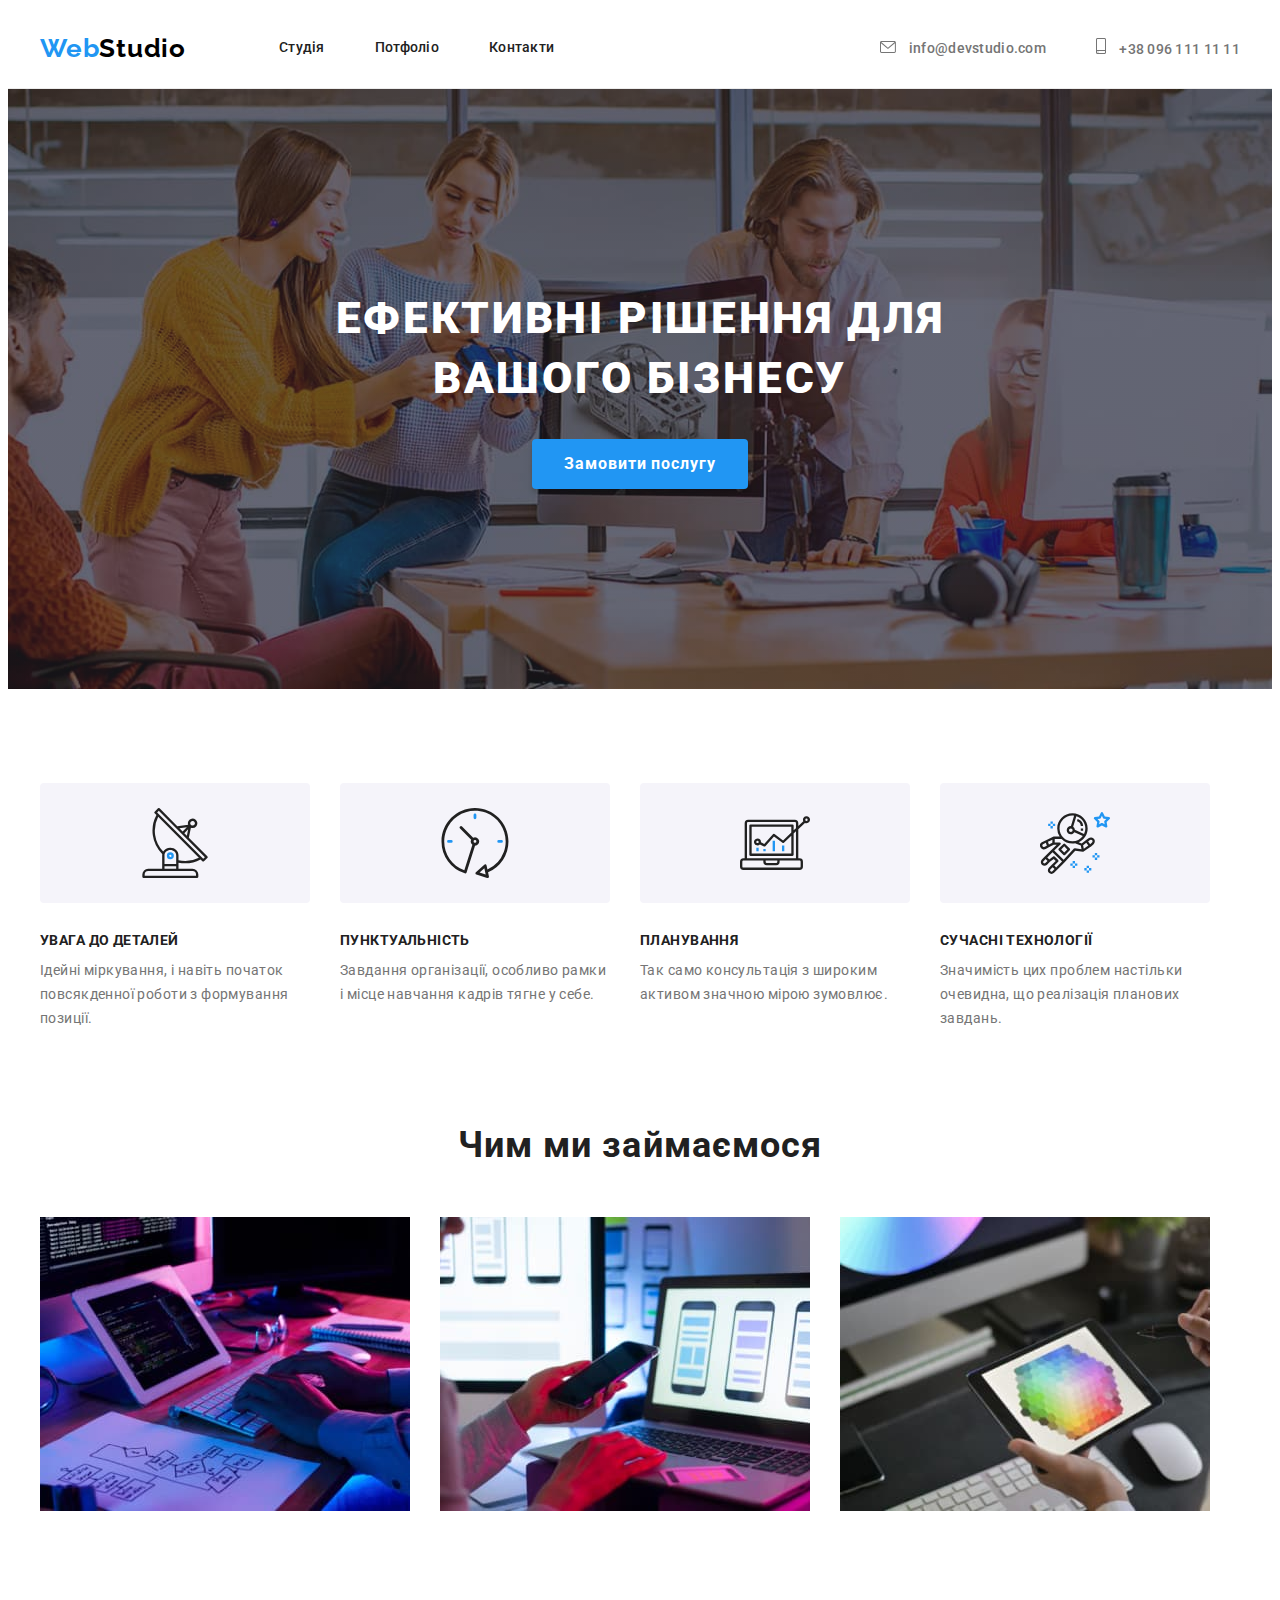
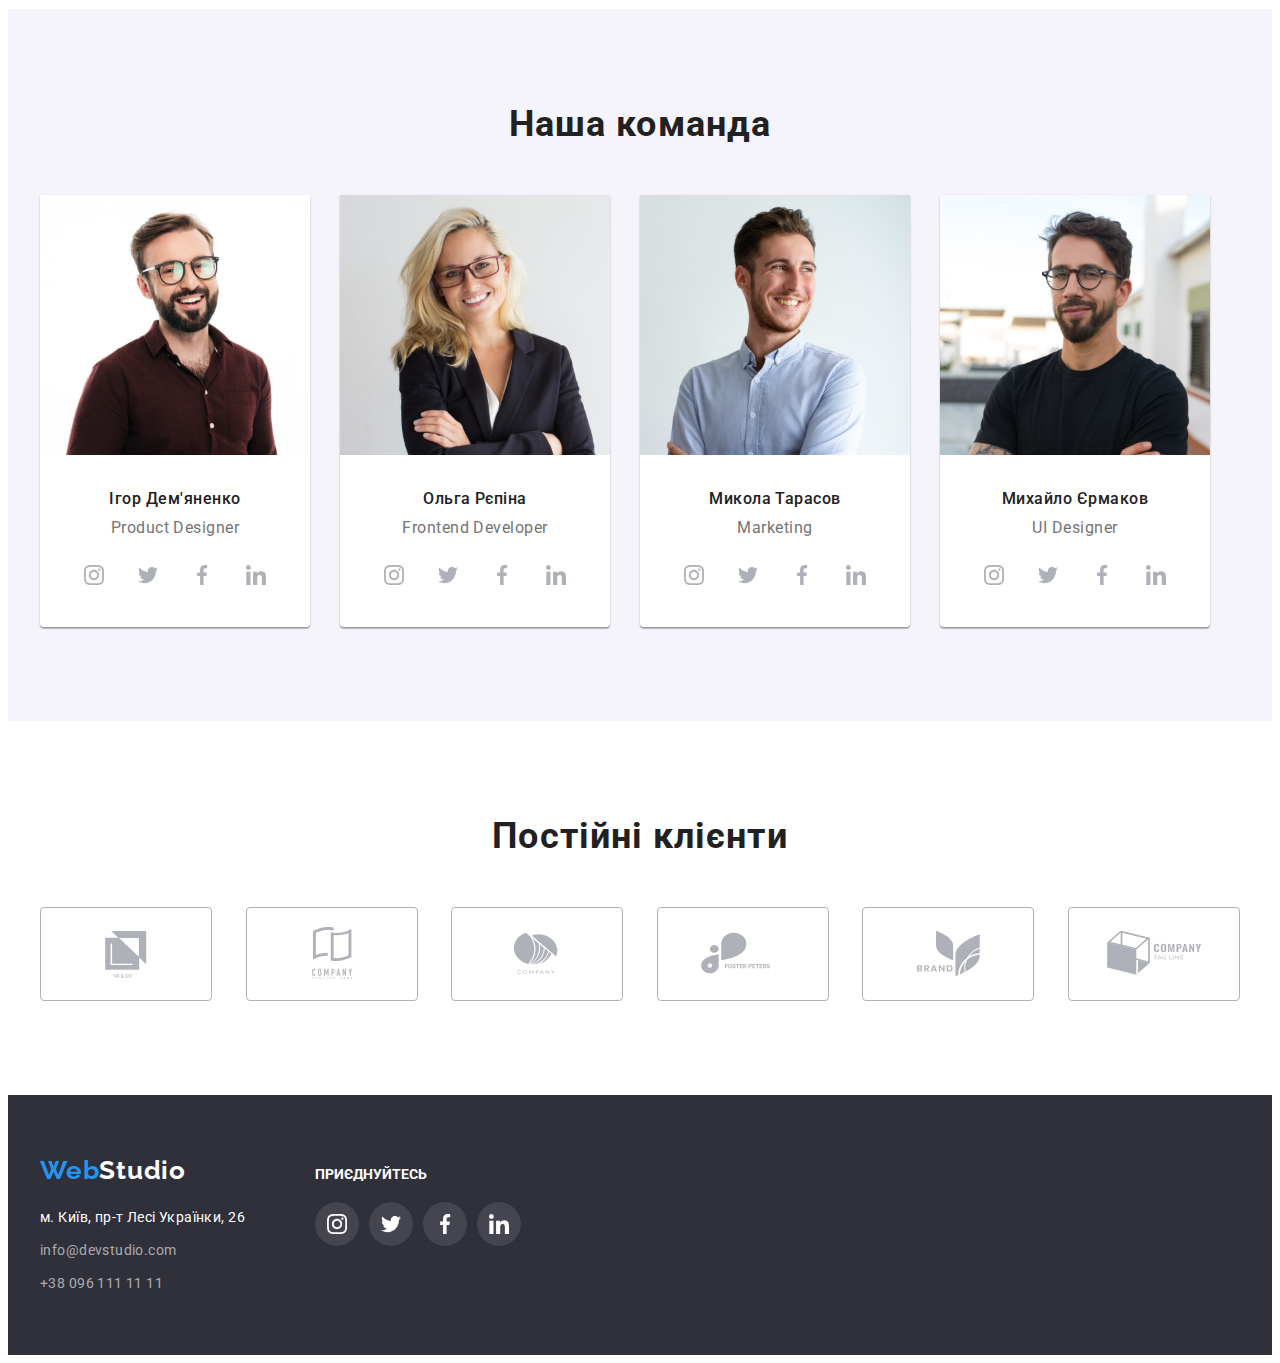
<file: index.html>
<!DOCTYPE html>
<html lang="uk">
  <head>
    <meta charset="UTF-8" />
    <meta http-equiv="X-UA-Compatible" content="IE=edge" />
    <meta name="viewport" content="width=device-width, initial-scale=1.0" />
    <title>WebStudio</title>
    <link rel="preconnect" href="https://fonts.googleapis.com" />
    <link rel="preconnect" href="https://fonts.gstatic.com" crossorigin />
    <link
      href="https://fonts.googleapis.com/css2?family=Raleway:wght@700&family=Roboto:wght@400;500;700;900&display=swap"
      rel="stylesheet"
    />
    <link
      rel="stylesheet"
      href="https://cdnjs.cloudflare.com/ajax/libs/modern-normalize/1.1.0/modern-normalize.min.css"
      integrity="sha512-wpPYUAdjBVSE4KJnH1VR1HeZfpl1ub8YT/NKx4PuQ5NmX2tKuGu6U/JRp5y+Y8XG2tV+wKQpNHVUX03MfMFn9Q=="
      crossorigin="anonymous"
      referrerpolicy="no-referrer"
    />
    <link rel="stylesheet" href="./css/styles.css" />
  </head>
  <body>
    <!--Шапка-->
    <header class="header">
      <div class="header-content container">
        <nav class="header-nav">
          <a lang="en" class="header-logo link" href="./index.html"
            >Web<span class="header-studio">Studio</span>
          </a>
          <ul class="header-list list">
            <li class="header-item">
              <a class="header-link link" href="">Студія</a>
            </li>
            <li class="header-item">
              <a class="header-link link" href="./portfolio.html">Потфоліо</a>
            </li>
            <li class="header-item">
              <a class="header-link link" href="">Контакти</a>
            </li>
          </ul>
        </nav>
        <ul class="header-contacts-list list">
          <li class="header-contacts-item">
            <a class="header-contacts link" href="mailto:info@devstudio.com">
              <svg class="header-svg-mail">
                <use href="./img/sprite-header.svg#icon-header-mail"></use>
              </svg>
              info@devstudio.com</a
            >
          </li>
          <li class="header-contacts-item">
            <a class="header-contacts link" href="tel.+380961111111">
              <svg class="header-svg-phone">
                <use href="./img/sprite-header.svg#icon-header-phone"></use>
              </svg>
              +38 096 111 11 11</a
            >
          </li>
        </ul>
      </div>
    </header>
    <main>
      <!--Розділ Hero-->
      <section class="hero">
        <div class="hero-content container">
          <h1 class="hero-title">Ефективні рішення для вашого бізнесу</h1>
          <button class="hero-btn" type="button">Замовити послугу</button>
        </div>
      </section>

      <!--Наші переваги-->
      <section class="advantages">
        <div class="advantages-content container">
          <h2 class="advantages-title visually-hidden">Наші переваги</h2>
          <ul class="advantages-list list">
            <li class="advantages-item">
              <ul class="advantages-icon-list list">
                <li class="advantages-icon">
                  <svg class="advantages-svg">
                    <use href="./img/sprite-advantages.svg#icon-antenna"></use>
                  </svg>
                </li>
                <li class="advantages-icon-item">
                  <h3 class="advantages-subtitle">УВАГА ДО ДЕТАЛЕЙ</h3>
                </li>
                <li class="advantages-icon-item">
                  <p class="advantages-text">
                    Ідейні міркування, і навіть початок повсякденної роботи з
                    формування позиції.
                  </p>
                </li>
              </ul>
            </li>
            <li class="advantages-item">
              <ul class="advantages-icon-list list">
                <li class="advantages-icon">
                  <svg class="advantages-svg">
                    <use href="./img/sprite-advantages.svg#icon-clock"></use>
                  </svg>
                </li>
                <li class="advantages-icon-item">
                  <h3 class="advantages-subtitle">ПУНКТУАЛЬНІСТЬ</h3>
                </li>
                <li class="advantages-icon-item">
                  <p class="advantages-text">
                    Завдання організації, особливо рамки і місце навчання кадрів
                    тягне у себе.
                  </p>
                </li>
              </ul>
            </li>
            <li class="advantages-item">
              <ul class="advantages-icon-list list">
                <li class="advantages-icon">
                  <svg class="advantages-svg">
                    <use href="./img/sprite-advantages.svg#icon-diagram"></use>
                  </svg>
                </li>
                <li class="advantages-icon-item">
                  <h3 class="advantages-subtitle">ПЛАНУВАННЯ</h3>
                </li>
                <li class="advantages-icon-item">
                  <p class="advantages-text">
                    Так само консультація з широким активом значною мірою
                    зумовлює.
                  </p>
                </li>
              </ul>
            </li>
            <li class="advantages-item">
              <ul class="advantages-icon-list list">
                <li class="advantages-icon">
                  <svg class="advantages-svg">
                    <use
                      href="./img/sprite-advantages.svg#icon-astronaut"
                    ></use>
                  </svg>
                </li>
                <li class="advantages-icon-item">
                  <h3 class="advantages-subtitle">СУЧАСНІ ТЕХНОЛОГІЇ</h3>
                </li>
                <li class="advantages-icon-item">
                  <p class="advantages-text">
                    Значимість цих проблем настільки очевидна, що реалізація
                    планових завдань.
                  </p>
                </li>
              </ul>
            </li>
          </ul>
        </div>
      </section>

      <!--Чим ми займаємося-->
      <section class="work">
        <div class="work-content container">
          <h2 class="work-title">Чим ми займаємося</h2>
          <ul class="work-list list">
            <li class="work-item">
              <a href=""
                ><img
                  src="./img/icon1.jpg"
                  alt="Робота за комп'ютером"
                  width="370"
              /></a>
            </li>
            <li class="work-item">
              <a href=""></a
              ><img
                src="./img/icon2.jpg"
                alt="Робота за ноутбуком"
                width="370"
              />
            </li>
            <li class="work-item">
              <a href=""
                ><img
                  src="./img/icon3.jpg"
                  alt="Робота за планшетом"
                  width="370"
              /></a>
            </li>
          </ul>
        </div>
      </section>
      <!--Наша Команда-->
      <section class="team">
        <div class="team-content container">
          <h2 class="team-title">Наша команда</h2>
          <ul class="team-list list">
            <li class="team-item">
              <img
                src="./img/Ihor-Demyanenko.jpg"
                alt="Ігор Дем'яненко"
                width="270"
              />
              <div class="team-list-text">
                <h3 class="team-name">Ігор Дем'яненко</h3>
                <p lang="en" class="team-specialist">Product Designer</p>
                <ul class="team-icon-list list">
                  <li class="team-icon-item">
                    <a
                      class="team-icon-link link"
                      href="https://www.instagram.com"
                      target="_blank"
                      rel="noopener noreferrer"
                    >
                      <svg class="team-icon">
                        <use href="./img/sprite-team.svg#icon-instagram"></use>
                      </svg>
                    </a>
                  </li>
                  <li class="team-icon-item">
                    <a
                      class="team-icon-link link"
                      href="https://twitter.com"
                      target="_blank"
                      rel="noopener noreferrer"
                      ><svg class="team-icon">
                        <use
                          href="./img/sprite-team.svg#icon-twitter"
                        ></use></svg
                    ></a>
                  </li>
                  <li class="team-icon-item">
                    <a
                      class="team-icon-link link"
                      href="https://uk-ua.facebook.com"
                      target="_blank"
                      rel="noopener noreferrer"
                    >
                      <svg class="team-icon">
                        <use href="./img/sprite-team.svg#icon-facebook"></use>
                      </svg>
                    </a>
                  </li>
                  <li class="team-icon-item">
                    <a
                      class="team-icon-link link"
                      href="https://www.linkedin.com"
                      target="_blank"
                      rel="noopener noreferrer"
                      ><svg class="team-icon">
                        <use href="./img/sprite-team.svg#icon-linkedin"></use>
                      </svg>
                    </a>
                  </li>
                </ul>
              </div>
            </li>
            <li class="team-item">
              <img src="./img/Olha-Repina.jpg" alt="Ольга Рєпіна" width="270" />
              <div class="team-list-text">
                <h3 class="team-name">Ольга Рєпіна</h3>
                <p lang="en" class="team-specialist">Frontend Developer</p>
                <ul class="team-icon-list list">
                  <li class="team-icon-item">
                    <a
                      class="team-icon-link link"
                      href="https://www.instagram.com/"
                      target="_blank"
                      rel="noopener noreferrer"
                    >
                      <svg class="team-icon">
                        <use href="./img/sprite-team.svg#icon-instagram"></use>
                      </svg>
                    </a>
                  </li>
                  <li class="team-icon-item">
                    <a
                      class="team-icon-link link"
                      href="https://twitter.com"
                      target=" _blank"
                      rel="noopener noreferrer"
                      ><svg class="team-icon">
                        <use
                          href="./img/sprite-team.svg#icon-twitter"
                        ></use></svg
                    ></a>
                  </li>
                  <li class="team-icon-item">
                    <a
                      class="team-icon-link link"
                      href="https://uk-ua.facebook.com"
                      target=" _blank"
                      rel="noopener noreferrer"
                    >
                      <svg class="team-icon">
                        <use href="./img/sprite-team.svg#icon-facebook"></use>
                      </svg>
                    </a>
                  </li>
                  <li class="team-icon-item">
                    <a
                      class="team-icon-link link"
                      href="https://www.linkedin.com"
                      target=" _blank"
                      rel="noopener noreferrer"
                      ><svg class="team-icon">
                        <use href="./img/sprite-team.svg#icon-linkedin"></use>
                      </svg>
                    </a>
                  </li>
                </ul>
              </div>
            </li>
            <li class="team-item">
              <img
                src="./img/Mykola-Tarasov.jpg"
                alt="Микола Тарасов"
                width="270"
              />
              <div class="team-list-text">
                <h3 class="team-name">Микола Тарасов</h3>
                <p lang="en" class="team-specialist">Marketing</p>
                <ul class="team-icon-list list">
                  <li class="team-icon-item">
                    <a
                      class="team-icon-link link"
                      href="https://www.instagram.com"
                      target="_blank"
                      rel="noopener noreferrer"
                    >
                      <svg class="team-icon">
                        <use href="./img/sprite-team.svg#icon-instagram"></use>
                      </svg>
                    </a>
                  </li>
                  <li class="team-icon-item">
                    <a
                      class="team-icon-link link"
                      href="https://twitter.com"
                      target=" _blank"
                      rel="noopener noreferrer"
                      ><svg class="team-icon">
                        <use
                          href="./img/sprite-team.svg#icon-twitter"
                        ></use></svg
                    ></a>
                  </li>
                  <li class="team-icon-item">
                    <a
                      class="team-icon-link link"
                      href="https://uk-ua.facebook.com"
                      target=" _blank"
                      rel="noopener noreferrer"
                    >
                      <svg class="team-icon">
                        <use href="./img/sprite-team.svg#icon-facebook"></use>
                      </svg>
                    </a>
                  </li>
                  <li class="team-icon-item">
                    <a
                      class="team-icon-link link"
                      href="https://www.linkedin.com"
                      target=" _blank"
                      rel="noopener noreferrer"
                      ><svg class="team-icon">
                        <use href="./img/sprite-team.svg#icon-linkedin"></use>
                      </svg>
                    </a>
                  </li>
                </ul>
              </div>
            </li>
            <li class="team-item">
              <img
                src="./img/Mykhailo-Ermakov.jpg"
                alt="Михайло Єрмаков"
                width="270"
              />
              <div class="team-list-text">
                <h3 class="team-name">Михайло Єрмаков</h3>
                <p lang="en" class="team-specialist">UI Designer</p>
                <ul class="team-icon-list list">
                  <li class="team-icon-item">
                    <a
                      class="team-icon-link link"
                      href="https://www.instagram.com"
                      target="_blank"
                      rel="noopener noreferrer"
                    >
                      <svg class="team-icon">
                        <use href="./img/sprite-team.svg#icon-instagram"></use>
                      </svg>
                    </a>
                  </li>
                  <li class="team-icon-item">
                    <a
                      class="team-icon-link link"
                      href="https://twitter.com"
                      target=" _blank"
                      rel="noopener noreferrer"
                      ><svg class="team-icon">
                        <use
                          href="./img/sprite-team.svg#icon-twitter"
                        ></use></svg
                    ></a>
                  </li>
                  <li class="team-icon-item">
                    <a
                      class="team-icon-link link"
                      href="https://uk-ua.facebook.com"
                      target=" _blank"
                      rel="noopener noreferrer"
                    >
                      <svg class="team-icon">
                        <use href="./img/sprite-team.svg#icon-facebook"></use>
                      </svg>
                    </a>
                  </li>
                  <li class="team-icon-item">
                    <a
                      class="team-icon-link link"
                      href="https://www.linkedin.com"
                      target=" _blank"
                      rel="noopener noreferrer"
                      ><svg class="team-icon">
                        <use href="./img/sprite-team.svg#icon-linkedin"></use>
                      </svg>
                    </a>
                  </li>
                </ul>
              </div>
            </li>
          </ul>
        </div>
      </section>
    </main>

    <!-- Постійні клієнти -->
    <section class="clients">
      <div class="clients-container container">
        <h2 class="clients-title">Постійні клієнти</h2>
        <ul class="clients-list list">
          <li class="clients-item">
            <a
              href="https://goit.ua/?lang=uk"
              target="_blank"
              rel="norefferrer noopener"
              class="clients-link link"
            >
              <svg class="clients-svg">
                <use href="./img/sprite-clients.svg#icon-Client-1"></use>
              </svg>
            </a>
          </li>
          <li class="clients-item">
            <a
              href="https://goit.ua/?lang=uk"
              target="_blank"
              rel="norefferrer noopener"
              class="clients-link link"
            >
              <svg class="clients-svg">
                <use href="./img/sprite-clients.svg#icon-Client-2"></use>
              </svg>
            </a>
          </li>
          <li class="clients-item">
            <a
              href="https://goit.ua/?lang=uk"
              target="_blank"
              rel="norefferrer noopener"
              class="clients-link link"
            >
              <svg class="clients-svg">
                <use href="./img/sprite-clients.svg#icon-Client-3"></use>
              </svg>
            </a>
          </li>
          <li class="clients-item">
            <a
              href="https://goit.ua/?lang=uk"
              target="_blank"
              rel="norefferrer noopener"
              class="clients-link link"
            >
              <svg class="clients-svg">
                <use href="./img/sprite-clients.svg#icon-Client-4"></use>
              </svg>
            </a>
          </li>
          <li class="clients-item">
            <a
              href="https://goit.ua/?lang=uk"
              target="_blank"
              rel="norefferrer noopener"
              class="clients-link link"
            >
              <svg class="clients-svg">
                <use href="./img/sprite-clients.svg#icon-Client-5"></use>
              </svg>
            </a>
          </li>
          <li class="clients-item">
            <a
              href="https://goit.ua/?lang=uk"
              target="_blank"
              rel="norefferrer noopener"
              class="clients-link link"
            >
              <svg class="clients-svg">
                <use href="./img/sprite-clients.svg#icon-Client-6"></use>
              </svg>
            </a>
          </li>
        </ul>
      </div>
    </section>

    <!-- Footer -->
    <footer class="footer">
      <div class="footer-content container">
        <div class="footer-left-part">
          <a lang="en" class="footer-logo link" href=""
            >Web<span class="footer-studio">Studio</span></a
          >
          <address class="footer-adress">
            <ul class="footer-list list">
              <li class="footer-item">
                <a
                  class="footer-link-adress link"
                  href="https://goo.gl/maps/re9dFNMbztGq8123A"
                  target="_blank"
                  rel="noopener noreferrer"
                  >м. Київ, пр-т Лесі Українки, 26</a
                >
              </li>
              <li class="footer-item">
                <a
                  class="footer-link-contacts link"
                  href="mailto:info@devstudio.com"
                  >info@devstudio.com</a
                >
              </li>
              <li class="footer-item">
                <a class="footer-link-contacts link" href="tel:+380961111111"
                  >+38 096 111 11 11</a
                >
              </li>
            </ul>
          </address>
        </div>
        <div class="footer-join">
          <p class="footer-text">приєднуйтесь</p>
          <ul class="team-icon-list list">
            <li class="team-icon-item">
              <a
                class="team-icon-link footer-icon-item link"
                href="https://www.instagram.com"
                target="_blank"
                rel="noopener noreferrer"
              >
                <svg class="team-icon">
                  <use href="./img/sprite-team.svg#icon-instagram"></use>
                </svg>
              </a>
            </li>
            <li class="team-icon-item">
              <a
                class="team-icon-link footer-icon-item link"
                href="https://twitter.com"
                target=" _blank"
                rel="noopener noreferrer"
                ><svg class="team-icon">
                  <use href="./img/sprite-team.svg#icon-twitter"></use></svg
              ></a>
            </li>
            <li class="team-icon-item">
              <a
                class="team-icon-link footer-icon-item link"
                href="https://uk-ua.facebook.com"
                target=" _blank"
                rel="noopener noreferrer"
              >
                <svg class="team-icon">
                  <use href="./img/sprite-team.svg#icon-facebook"></use>
                </svg>
              </a>
            </li>
            <li class="team-icon-item">
              <a
                class="team-icon-link footer-icon-item link"
                href="https://www.linkedin.com"
                target=" _blank"
                rel="noopener noreferrer"
                ><svg class="team-icon">
                  <use href="./img/sprite-team.svg#icon-linkedin"></use>
                </svg>
              </a>
            </li>
          </ul>
        </div>
      </div>
    </footer>
  </body>
</html>
</file>
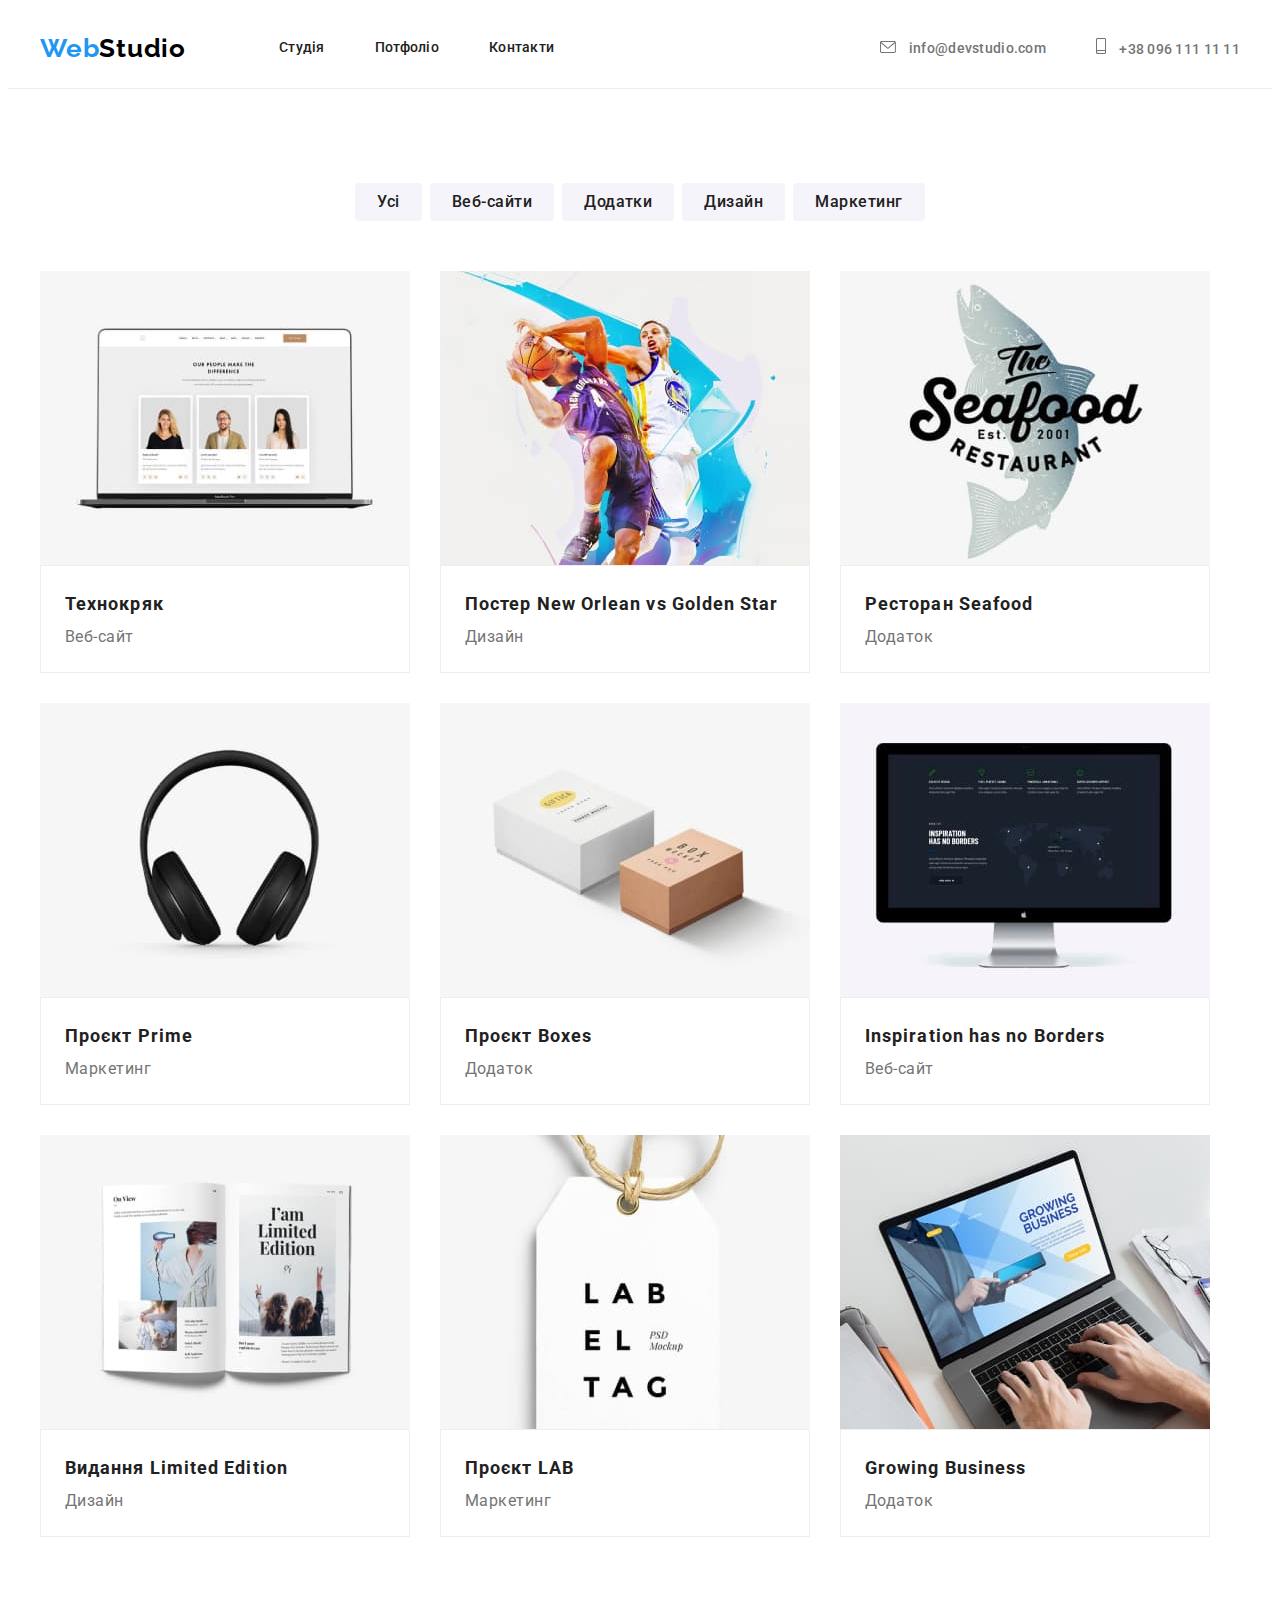
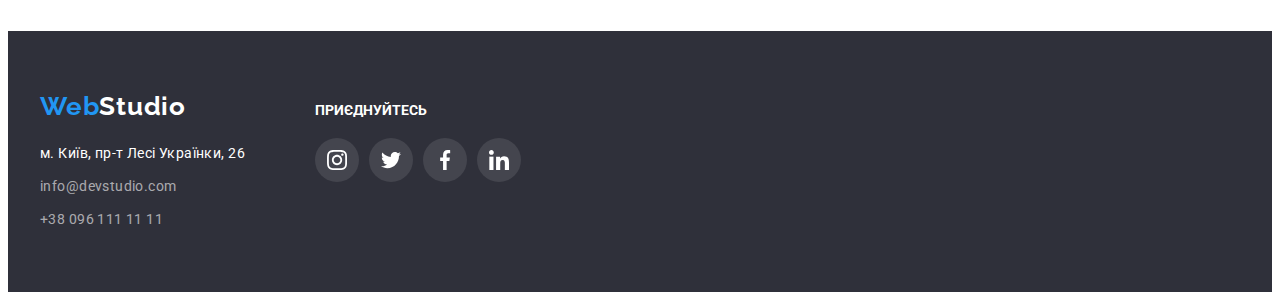
<file: portfolio.html>
<!DOCTYPE html>
<html lang="uk">
  <head>
    <meta charset="UTF-8" />
    <meta http-equiv="X-UA-Compatible" content="IE=edge" />
    <meta name="viewport" content="width=device-width, initial-scale=1.0" />
    <title>WebStudio</title>
    <link rel="preconnect" href="https://fonts.googleapis.com" />
    <link rel="preconnect" href="https://fonts.gstatic.com" crossorigin />
    <link
      href="https://fonts.googleapis.com/css2?family=Raleway:wght@700&family=Roboto:wght@400;500;700;900&display=swap"
      rel="stylesheet"
    />
    <link rel="stylesheet" href="https://cdnjs.cloudflare.com/ajax/libs/modern-normalize/1.1.0/modern-normalize.min.css"
      integrity="sha512-wpPYUAdjBVSE4KJnH1VR1HeZfpl1ub8YT/NKx4PuQ5NmX2tKuGu6U/JRp5y+Y8XG2tV+wKQpNHVUX03MfMFn9Q=="
      crossorigin="anonymous" referrerpolicy="no-referrer" />
    <link rel="stylesheet" href="./css/styles.css" />

  </head>

  <body>
    <!--Шапка-->
    <header class="header">
      <div class="header-content container">
        <nav class="header-nav">
          <a lang="en" class="header-logo link" href="./index.html">Web<span class="header-studio">Studio</span>
          </a>
          <ul class="header-list list">
            <li class="header-item">
              <a class="header-link link" href="./index.html">Студія</a>
            </li>
            <li class="header-item">
              <a class="header-link link" href="./portfolio.html">Потфоліо</a>
            </li>
            <li class="header-item">
              <a class="header-link link" href="">Контакти</a>
            </li>
          </ul>
        </nav>
        <ul class="header-contacts-list list">
          <li class="header-contacts-item">
            <a class="header-contacts link" href="mailto:info@devstudio.com">
              <svg class="header-svg-mail">
                <use href="./img/sprite-header.svg#icon-header-mail"></use>
              </svg>
              info@devstudio.com</a>
          </li>
          <li class="header-contacts-item">
            <a class="header-contacts link" href="tel.+380961111111">
              <svg class="header-svg-phone">
                <use href="./img/sprite-header.svg#icon-header-phone"></use>
              </svg>
              +38 096 111 11 11</a>
          </li>
        </ul>
      </div>
    </header>
    <main>
      <!-- Розділ портфоліо -->
      <section class="portfolio">
        <div class="portfolio-content container">
          <h1 class="portfolio-title visually-hidden">Портфоліо</h1>
          <ul class="portfolio-button-list list">
            <li class="portfolio-button-item">
              <button class="portfolio-btn" type="button">Усі</button>
            </li>
            <li class="portfolio-button-item">
              <button class="portfolio-btn" type="button">Веб-сайти</button>
            </li>
            <li class="portfolio-button-item">
              <button class="portfolio-btn" type="button">Додатки</button>
            </li>
            <li class="portfolio-button-item">
              <button class="portfolio-btn" type="button">Дизайн</button>
            </li>
            <li class="portfolio-button-item">
              <button class="portfolio-btn" type="button">Маркетинг</button>
            </li>
          </ul>
          <ul class="portfolio-list list">
            <li class="portfolio-item">
              <img class="portfolio-img"
                src="./img/portfolio-poster-1.jpg"
                alt="екран ноутбуку"
                width="370"
              />
              <div class="portfolio-text-group">
                <h3 class="portfolio-subtitle">Технокряк</h3>
                <p class="portfolio-text">Веб-сайт</p>
              </div>
            </li>
            <li class="portfolio-item">
              <img class="portfolio-img"
                src="./img/portfolio-poster-2.jpg"
                alt="два баскетболісти"
                width="370"
              />
              <div class="portfolio-text-group">
                <h3 class="portfolio-subtitle">
                  Постер <span lang="en">New Orlean vs Golden Star</span>
                </h3>
                <p class="portfolio-text">Дизайн</p>
              </div>
            </li>
            <li class="portfolio-item">
              <img class="portfolio-img"
                src="./img/portfolio-poster-3.jpg"
                alt="логотип ресторану"
                width="370"
              />
              <div class="portfolio-text-group">
                <h3 class="portfolio-subtitle">
                  Ресторан <span lang="en">Seafood</span>
                </h3>
                <p class="portfolio-text">Додаток</p>
              </div>
            </li>
            <li class="portfolio-item">
              <img class="portfolio-img"
                src="./img/portfolio-poster-4.jpg"
                alt="навушники"
                width="370"
              />
              <div class="portfolio-text-group">
                <h3 class="portfolio-subtitle">
                  Проєкт <span lang="en">Prime</span>
                </h3>
                <p class="portfolio-text">Маркетинг</p>
              </div>
            </li>
            <li class="portfolio-item">
              <img class="portfolio-img"
                src="./img/portfolio-poster-5.jpg"
                alt="дві коробочки"
                width="370"
              />
              <div class="portfolio-text-group">
                <h3 class="portfolio-subtitle">
                  Проєкт <span lang="en">Boxes</span>
                </h3>
                <p class="portfolio-text">Додаток</p>
              </div>
            </li>
            <li class="portfolio-item">
              <img class="portfolio-img"
                src="./img/portfolio-poster-6.jpg"
                alt="монітор ком'ютера"
                width="370"
              />
              <div class="portfolio-text-group">
                <h3 class="portfolio-subtitle" lang="en">
                  Inspiration has no Borders
                </h3>
                <p class="portfolio-text">Веб-сайт</p>
              </div>
            </li>
            <li class="portfolio-item">
              <img class="portfolio-img"
                src="./img/portfolio-poster-7.jpg"
                alt="розкритий журнал"
                width="370"
              />
              <div class="portfolio-text-group">
                <h3 class="portfolio-subtitle">
                  Видання <span lang="en">Limited Edition</span>
                </h3>
                <p class="portfolio-text">Дизайн</p>
              </div>
            </li>
            <li class="portfolio-item">
              <img class="portfolio-img" src="./img/portfolio-poster-8.jpg" alt="бірка" width="370" />
              <div class="portfolio-text-group">
                <h3 class="portfolio-subtitle">
                  Проєкт <span lang="en">LAB</span>
                </h3>
                <p class="portfolio-text">Маркетинг</p>
              </div>
            </li>
            <li class="portfolio-item">
              <img class="portfolio-img"
                src="./img/portfolio-poster-9.jpg"
                alt="відкритий ноутбук"
                width="370"
              />
              <div class="portfolio-text-group">
                <h3 class="portfolio-subtitle" lang="en">Growing Business</h3>
                <p class="portfolio-text">Додаток</p>
              </div>
            </li>
          </ul>
        </div>
      </section>
    </main>
  <!-- Footer -->
  <footer class="footer">
    <div class="footer-content container">
      <div class="footer-left-part">
        <a lang="en" class="footer-logo link" href="">Web<span class="footer-studio">Studio</span></a>
        <address class="footer-adress">
          <ul class="footer-list list">
            <li class="footer-item">
              <a class="footer-link-adress link" href="https://goo.gl/maps/re9dFNMbztGq8123A" target="_blank"
                rel="noopener noreferrer">м. Київ, пр-т Лесі Українки, 26</a>
            </li>
            <li class="footer-item">
              <a class="footer-link-contacts link" href="mailto:info@devstudio.com">info@devstudio.com</a>
            </li>
            <li class="footer-item">
              <a class="footer-link-contacts link" href="tel:+380961111111">+38 096 111 11 11</a>
            </li>
          </ul>
        </address>
      </div>
      <div class="footer-join">
        <p class="footer-text">приєднуйтесь</p>
        <ul class="team-icon-list list">
          <li class="team-icon-item">
            <a class="team-icon-link footer-icon-item link" href="https://www.instagram.com" target="_blank"
              rel="noopener noreferrer">
              <svg class="team-icon">
                <use href="./img/sprite-team.svg#icon-instagram"></use>
              </svg>
            </a>
          </li>
          <li class="team-icon-item">
            <a class="team-icon-link footer-icon-item link" href="https://twitter.com" target=" _blank"
              rel="noopener noreferrer"><svg class="team-icon">
                <use href="./img/sprite-team.svg#icon-twitter"></use>
              </svg></a>
          </li>
          <li class="team-icon-item">
            <a class="team-icon-link footer-icon-item link" href="https://uk-ua.facebook.com" target=" _blank"
              rel="noopener noreferrer">
              <svg class="team-icon">
                <use href="./img/sprite-team.svg#icon-facebook"></use>
              </svg>
            </a>
          </li>
          <li class="team-icon-item">
            <a class="team-icon-link footer-icon-item link" href="https://www.linkedin.com" target=" _blank"
              rel="noopener noreferrer"><svg class="team-icon">
                <use href="./img/sprite-team.svg#icon-linkedin"></use>
              </svg>
            </a>
          </li>
        </ul>
      </div>
    </div>
  </footer>
  </body>
</html>
</file>
<file: css/styles.css>
:root {
  --page-color: white;
  --accent-color: #2196f3;
}

body {
  font-family: "Roboto", sans-serif;
  background-color: var(--page-color);
}

.list {
  list-style: none;
}

.link {
  text-decoration: none;
}

.visually-hidden {
  position: absolute;
  white-space: nowrap;
  width: 1px;
  height: 1px;
  overflow: hidden;
  border: 0;
  padding: 0;
  clip: rect(0 0 0 0);
  clip-path: inset(50%);
  margin: -1px;
}

p,
h1,
h2,
h3,
h4,
h5,
h6 {
  margin: 0;
}

ul,
ol {
  margin: 0;
  padding: 0;
}

.container {
  width: 1200px;
  padding-right: 15px;
  padding-left: 15px;
  margin: 0 auto;
}

/* -----------------Header-------------- */
.header {
  border-bottom: 1px solid #ececec;
}

.header-content {
  display: flex;
}

.header-nav {
  display: flex;
  gap: 93px;
  align-items: center;
}

.header-list {
  display: flex;
  gap: 50px;
}

.header-item {
  display: flex;
}

.header-link:hover,
.header-link:focus {
  color: var(--accent-color);
}

.header-contacts-list {
  display: flex;
  margin-left: auto;
  align-items: center;
  gap: 50px;
}

.header-logo {
  font-family: "Raleway", sans-serif;
  font-style: normal;
  font-weight: 700;
  font-size: 26px;
  line-height: 1.19;
  letter-spacing: 0.03em;
  color: #2196f3;
}

.header-studio {
  font-family: "Raleway", sans-serif;
  font-style: normal;
  font-weight: 700;
  font-size: 26px;
  line-height: 1.19;
  letter-spacing: 0.03em;
  color: #000000;
}

.header-link {
  font-weight: 500;
  font-size: 14px;
  line-height: 1.14;
  letter-spacing: 0.02em;
  color: #212121;
  padding-top: 32px;
  padding-bottom: 32px;
}

.header-contacts {
  font-weight: 500;
  font-size: 14px;
  line-height: 1.14;
  letter-spacing: 0.02em;
  color: #757575;
}

.header-contacts:hover,
.header-contacts:focus {
  color: var(--accent-color);
}

.header-svg-mail {
  width: 16px;
  height: 12px;
  fill: currentColor;
  margin-right: 10px;
}

.header-svg-phone {
  width: 10px;
  height: 16px;
  fill: currentColor;
  margin-right: 10px;
}

/* -----------------Hero-------------- */
.hero {
  background-image: linear-gradient(
      rgba(47, 48, 58, 0.4),
      rgba(47, 48, 58, 0.4)
    ),
    url(../img/hero-bg.jpg);
  background-repeat: no-repeat;
  background-position: center;
  background-size: 1600px;

  text-align: center;
  padding: 200px 0;
}

.hero-title {
  margin: 0 auto;
  max-width: 696px;
  margin-bottom: 30px;

  font-weight: 900;
  font-size: 44px;
  line-height: 1.36;
  text-align: center;
  letter-spacing: 0.06em;
  text-transform: uppercase;
  color: #ffffff;
}

.hero-btn {
  padding: 10px 32px;
  margin: 0 auto;

  font-family: inherit;
  font-style: normal;
  font-weight: 700;
  font-size: 16px;
  line-height: 1.88;
  display: flex;
  align-items: center;
  text-align: center;
  letter-spacing: 0.06em;
  color: #ffffff;
  cursor: pointer;
  background: #2196f3;
  border: none;
  box-shadow: 0px 4px 4px rgba(0, 0, 0, 0.15);
  border-radius: 4px;
}

/* -----------------Наші переваги-------------- */
.advantages {
  padding-top: 94px;
  padding-bottom: 94px;
}

.advantages-list {
  display: flex;
  gap: 30px;
}

.advantages-icon-list {
  width: 270px;
}

.advantages-icon {
  display: flex;
  justify-content: center;
  align-items: center;
  height: 120px;
  background-color: #f5f4fa;
  margin-bottom: 30px;
  border-radius: 4px;
}

.advantages-svg {
  width: 70px;
  height: 70px;
}

.advantages-subtitle {
  margin-bottom: 10px;
  text-align: left;
  width: 270px;

  font-weight: 700;
  font-size: 14px;
  line-height: 1.14;
  letter-spacing: 0.03em;
  text-transform: uppercase;
  color: #212121;
}

.advantages-text {
  font-size: 14px;
  line-height: 1.71;
  letter-spacing: 0.03em;
  color: #757575;
}

/* -----------------Чим ми займаємося-------------- */
.work {
  text-align: center;
  padding-bottom: 94px;
}

.work-list {
  display: flex;
  gap: 30px;
  width: calc((100 - 60px) / 3);
}

.work-title {
  margin-bottom: 50px;

  font-weight: 700;
  font-size: 36px;
  line-height: 1.17;
  letter-spacing: 0.03em;
  color: #212121;
}

/* -----------------Наша Команда-------------- */
.team {
  text-align: center;
  padding-top: 94px;
  padding-bottom: 94px;
  background-color: #f5f4fa;
  background-size: 1600px;
}

.team-title {
  margin-bottom: 50px;

  font-weight: 700;
  font-size: 36px;
  line-height: 1.17;
  letter-spacing: 0.03em;
  color: #212121;
}

.team-list {
  display: flex;
  gap: 30px;
  width: calc((100 - 90px) / 4);
}

.team-item {
  box-shadow: 0px 1px 3px rgba(0, 0, 0, 0.12), 0px 1px 1px rgba(0, 0, 0, 0.14),
    0px 2px 1px rgba(0, 0, 0, 0.2);
  border-radius: 0px 0px 4px 4px;
  background: #ffffff;
}

.team-list-text {
  padding: 30px 0;
}

.team-name {
  margin-bottom: 10px;

  font-weight: 500;
  font-size: 16px;
  line-height: 1.19;
  text-align: center;
  letter-spacing: 0.03em;
  color: #212121;
}

.team-specialist {
  font-size: 16px;
  line-height: 1.19;
  text-align: center;
  letter-spacing: 0.03em;
  color: #757575;
  margin-bottom: 16px;
}

.team-icon-list {
  display: flex;
  justify-content: center;
  align-items: center;
  gap: 10px;
}

.team-icon-link {
  display: flex;
  width: 44px;
  height: 44px;
  justify-content: center;
  align-items: center;
  border-radius: 50%;
  background-color: transparent;
  color: #afb1b8;
}

.team-icon {
  width: 20px;
  height: 20px;
  fill: currentColor;
}

.team-icon-link:hover,
.team-icon-link:focus {
  color: #ffffff;
  background-color: #2196f3;
}

/* -----------------Постійні клієнти-------------- */
.clients {
  padding-top: 94px;
  padding-bottom: 94px;
}

.clients-container {
  text-align: center;
}

.clients-title {
  margin-bottom: 50px;

  font-weight: 700;
  font-size: 36px;
  line-height: calc(42 / 36);
  text-align: center;
  letter-spacing: 0.03em;
  color: #212121;
}

.clients-list {
  display: flex;
  max-width: 1200px;
  justify-content: space-between;
  gap: 30px;
}

.clients-link {
  display: flex;
  width: 170px;
  height: 92px;
  border: 1px solid #afb1b8;
  border-radius: 4px;
  color: #afb1b8;
}

.clients-svg {
  fill: currentColor;
}

.clients-link:hover,
.clients-link:focus {
  color: #2196f3;
  border-color: #2196f3;
}

/* -----------------Footer-------------- */
.footer {
  padding-top: 60px;
  padding-bottom: 60px;
  background-color: #2f303a;
}

.footer-content {
  display: flex;
  gap: 70px;
  align-items: baseline;
}

.footer-adress {
  margin-top: 20px;
}

.footer-logo {
  margin-bottom: 20px;

  font-family: "Raleway", sans-serif;
  font-style: normal;
  font-weight: 700;
  font-size: 26px;
  line-height: 1.19;
  letter-spacing: 0.03em;
  color: #2196f3;
}

.footer-studio {
  font-family: "Raleway", sans-serif;
  font-style: normal;
  font-weight: 700;
  font-size: 26px;
  line-height: 1.19;
  letter-spacing: 0.03em;
  color: #ffffff;
}

.footer-item:not(:last-child) {
  margin-bottom: 9px;
}

.footer-link-adress {
  font-family: inherit;
  font-style: normal;
  font-size: 14px;
  line-height: 1.71;
  letter-spacing: 0.03em;
  color: #ffffff;
}

.footer-link-contacts {
  font-family: inherit;
  font-style: normal;
  font-size: 14px;
  line-height: 1.71;
  letter-spacing: 0.03em;
  color: rgba(255, 255, 255, 0.6);
}

.footer-link-adress:hover,
.footer-link-adress:focus {
  color: var(--accent-color);
}

.footer-link-contacts:hover,
.footer-link-contacts:focus {
  color: var(--accent-color);
}

.footer-text {
  margin-bottom: 20px;

  font-weight: 700;
  font-size: 14px;
  line-height: calc(16 / 14);
  text-transform: uppercase;
  color: #ffffff;
}

.footer-icon-item {
  background-color: rgba(255, 255, 255, 0.1);
  color: #ffffff;
}

/* -----------------Портфоліо-------------- */
.portfolio {
  padding-top: 94px;
  padding-bottom: 94px;
}

.portfolio-button-list {
  display: flex;
  gap: 8px;
  justify-content: center;
  margin-bottom: 50px;
}

.portfolio-btn {
  display: block;
  padding: 6px 22px;

  font-family: inherit;
  font-style: normal;
  font-weight: 500;
  font-size: 16px;
  line-height: 1.62;
  text-align: center;
  letter-spacing: 0.03em;
  color: #212121;
  cursor: pointer;
  background: #f5f4fa;
  border-radius: 4px;
  border: none;
}
.portfolio-btn:hover,
.portfolio-btn:focus {
  color: var(--page-color);
  background: var(--accent-color);
  box-shadow: 0px 3px 1px rgba(0, 0, 0, 0.1), 0px 1px 2px rgba(0, 0, 0, 0.08),
    0px 2px 2px rgba(0, 0, 0, 0.12);
}

.portfolio-list {
  display: flex;
  flex-wrap: wrap;
  gap: 30px;
  width: calc((100 - 60) / 3);
}

.portfolio-item {
  border: none;
}

.portfolio-img {
  display: block;
}

.portfolio-item:hover,
.portfolio-item:focus {
  box-shadow: 0px 1px 1px rgba(0, 0, 0, 0.12), 0px 4px 4px rgba(0, 0, 0, 0.06),
    1px 4px 6px rgba(0, 0, 0, 0.16);
}

.portfolio-text-group {
  display: block;
  padding: 20px 24px;
  border: 1px solid #eeeeee;
}

.portfolio-subtitle {
  font-weight: 700;
  font-size: 18px;
  line-height: 2;
  letter-spacing: 0.06em;
  color: #212121;
}

.portfolio-text {
  font-size: 16px;
  line-height: 1.88;
  letter-spacing: 0.03em;
  color: #757575;
}
</file>
